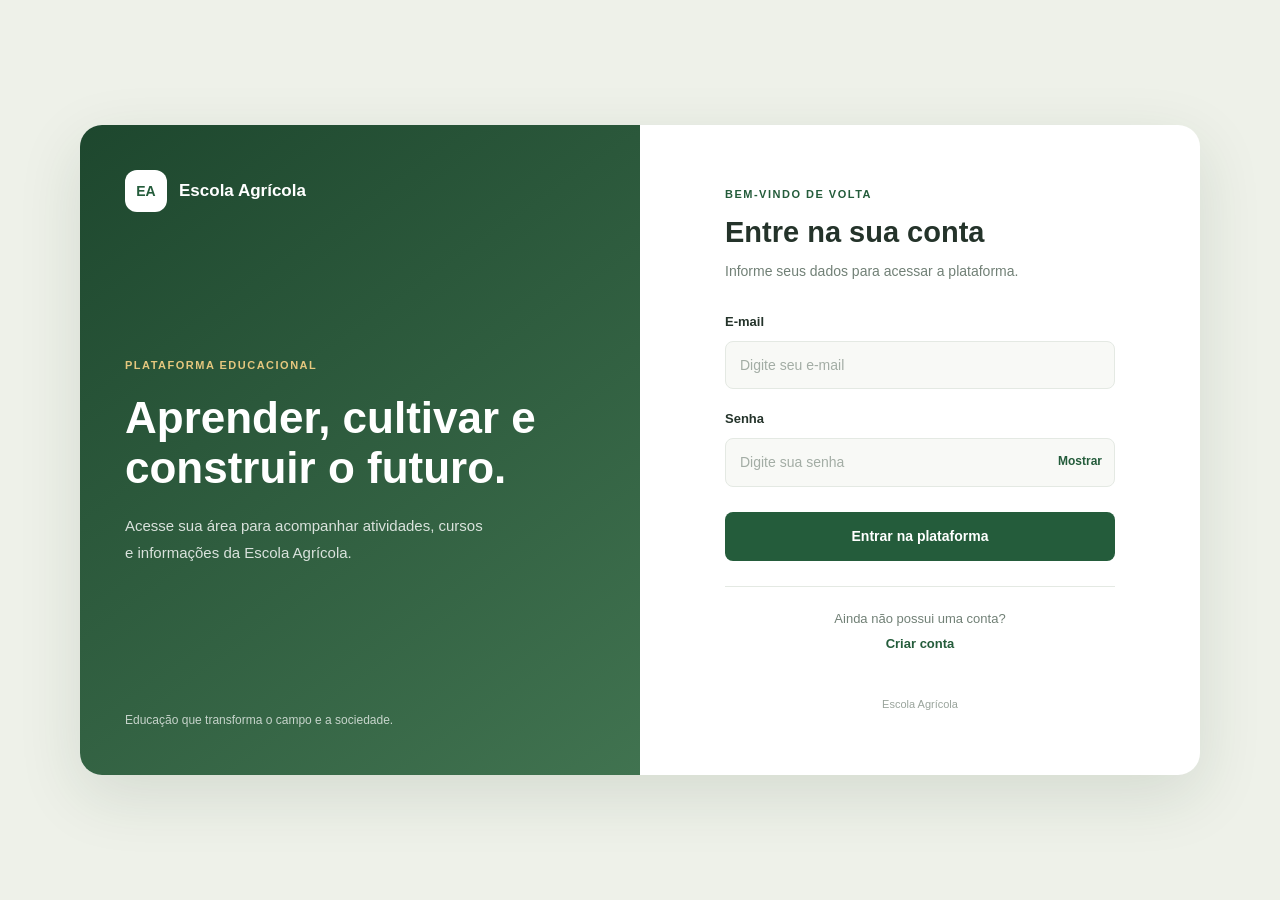
<file: login.html>
<!DOCTYPE html>
<html lang="pt-BR">

<head>
    <meta charset="UTF-8">
    <meta name="viewport" content="width=device-width, initial-scale=1.0">

    <title>Login | Escola Agrícola</title>

    <link rel="stylesheet" href="style.css">

    <!-- Script responsável por mostrar a senha e exibir mensagens -->
    <script src="script.js" defer></script>
</head>

<body class="login-page">

    <main class="login-container">

        <!-- Lado esquerdo: apresentação do sistema -->
        <section class="login-banner">

            <div class="login-brand">
                <span class="brand-icon">EA</span>

                <span class="brand-name">
                    Escola Agrícola
                </span>
            </div>

            <div class="login-banner-content">

                <span class="login-eyebrow">
                    PLATAFORMA EDUCACIONAL
                </span>

                <h1>
                    Aprender, cultivar e construir o futuro.
                </h1>

                <p>
                    Acesse sua área para acompanhar atividades,
                    cursos e informações da Escola Agrícola.
                </p>

            </div>

            <div class="login-banner-footer">
                Educação que transforma o campo e a sociedade.
            </div>

        </section>

        <!-- Lado direito: formulário de login -->
        <section class="login-form-section">

            <div class="login-form-wrapper">

                <div class="login-heading">

                    <span class="login-eyebrow">
                        BEM-VINDO DE VOLTA
                    </span>

                    <h2>Entre na sua conta</h2>

                    <p>
                        Informe seus dados para acessar a plataforma.
                    </p>

                </div>

                <!-- Mensagens de erro e sucesso -->
                <div
                    id="status"
                    class="login-status"
                    role="status"
                    aria-live="polite"
                ></div>

                <!-- Formulário conectado ao login.php -->
                <form action="login.php" method="POST" class="login-form">

                    <input
                        type="hidden"
                        name="action"
                        value="login"
                    >

                    <!-- Campo de e-mail -->
                    <div class="form-group">

                        <label for="email">
                            E-mail
                        </label>

                        <input
                            type="email"
                            id="email"
                            name="email"
                            placeholder="Digite seu e-mail"
                            autocomplete="email"
                            required
                        >

                    </div>

                    <!-- Campo de senha -->
                    <div class="form-group">

                        <label for="password">
                            Senha
                        </label>

                        <div class="password-wrapper">

                            <input
                                type="password"
                                id="password"
                                name="password"
                                placeholder="Digite sua senha"
                                autocomplete="current-password"
                                required
                            >

                            <button
                                type="button"
                                id="toggle-password"
                                class="toggle-password"
                                aria-label="Mostrar senha"
                            >
                                Mostrar
                            </button>

                        </div>

                    </div>

                    <!-- Botão de acesso -->
                    <button
                        type="submit"
                        class="login-button"
                    >
                        Entrar na plataforma
                    </button>

                </form>

                <!-- Link para cadastro -->
                <div class="login-register">

                    <p>
                        Ainda não possui uma conta?
                    </p>

                    <a href="cadastro.php">
                        Criar conta
                    </a>

                </div>

                <div class="login-footer">
                    Escola Agrícola
                </div>

            </div>

        </section>

    </main>

</body>
</html>
</file>
<file: style.css>
/*
|--------------------------------------------------------------------------
| ESCOLA AGRÍCOLA - FOLHA DE ESTILOS PRINCIPAL
|--------------------------------------------------------------------------
| Arquivo responsável pelo visual de:
| - Tela de login
| - Painel do estudante
| - Painel administrativo
| - Cabeçalhos, botões, cartões e componentes gerais
|--------------------------------------------------------------------------
*/

/* ==========================================================
   1. CONFIGURAÇÕES GERAIS
========================================================== */

:root {
    --primary: #245c3b;
    --primary-dark: #19452c;
    --primary-light: #e8f0e9;

    --secondary: #d9a441;

    --background: #f5f6f1;
    --surface: #ffffff;
    --surface-soft: #f8f9f6;

    --text: #24332a;
    --text-secondary: #718076;

    --border: #e4e9e3;

    --success: #267447;
    --success-light: #e6f4eb;

    --danger: #b63838;
    --danger-light: #fceaea;

    --warning: #a56b16;
    --warning-light: #fff3dc;

    --shadow: 0 8px 30px rgba(28, 56, 37, 0.07);

    --radius-small: 8px;
    --radius-medium: 14px;
    --radius-large: 22px;
}

* {
    margin: 0;
    padding: 0;
    box-sizing: border-box;
}

html {
    scroll-behavior: smooth;
}

body {
    font-family: Arial, Helvetica, sans-serif;
    color: var(--text);
    background: var(--background);
    line-height: 1.6;
}

a {
    color: inherit;
    text-decoration: none;
}

button,
input,
textarea,
select {
    font: inherit;
}

button {
    cursor: pointer;
}

img {
    max-width: 100%;
    display: block;
}


/* ==========================================================
   2. ELEMENTOS GERAIS
========================================================== */

.primary-button,
.login-button {
    display: inline-flex;
    align-items: center;
    justify-content: center;

    padding: 13px 22px;

    border: none;
    border-radius: var(--radius-small);

    background: var(--primary);
    color: white;

    font-weight: 700;
    font-size: 14px;

    transition: 0.2s ease;
}

.primary-button:hover,
.login-button:hover {
    background: var(--primary-dark);
    transform: translateY(-2px);
}

.section-link {
    color: var(--primary);
    font-size: 13px;
    font-weight: 700;
}

.section-link:hover {
    text-decoration: underline;
}

.dashboard-eyebrow,
.login-eyebrow {
    display: block;

    color: var(--primary);
    font-size: 11px;
    font-weight: 800;
    letter-spacing: 1.5px;
}

.section-heading {
    display: flex;
    justify-content: space-between;
    align-items: center;
    gap: 20px;
    margin-bottom: 22px;
}

.section-heading h2 {
    margin-top: 5px;
    font-size: 24px;
    font-weight: 700;
}


/* ==========================================================
   3. TELA DE LOGIN
========================================================== */

.login-page {
    min-height: 100vh;

    display: flex;
    align-items: center;
    justify-content: center;

    padding: 30px;

    background: #eef1e9;
}

.login-container {
    width: 100%;
    max-width: 1120px;
    min-height: 650px;

    display: grid;
    grid-template-columns: 1fr 1fr;

    overflow: hidden;

    background: var(--surface);
    border-radius: var(--radius-large);

    box-shadow: 0 20px 65px rgba(27, 57, 37, 0.12);
}

/* Lado esquerdo */

.login-banner {
    position: relative;

    display: flex;
    flex-direction: column;
    justify-content: space-between;

    padding: 45px;

    overflow: hidden;

    color: white;

    background:
        linear-gradient(
            145deg,
            rgba(22, 65, 39, 0.97),
            rgba(44, 100, 61, 0.90)
        ),
        url("https://images.unsplash.com/photo-1500382017468-9049fed747ef?auto=format&fit=crop&w=1200&q=80");

    background-size: cover;
    background-position: center;
}

.login-brand {
    display: flex;
    align-items: center;
    gap: 12px;

    font-size: 17px;
    font-weight: 800;
}

.brand-icon {
    width: 42px;
    height: 42px;

    display: inline-flex;
    align-items: center;
    justify-content: center;

    flex-shrink: 0;

    border-radius: 12px;

    background: var(--secondary);
    color: #243b2b;

    font-size: 14px;
    font-weight: 900;
}

.login-brand .brand-icon {
    background: white;
    color: var(--primary);
}

.login-banner-content {
    position: relative;
    z-index: 1;

    max-width: 420px;
    margin: auto 0;
    padding: 55px 0;
}

.login-banner-content .login-eyebrow {
    color: #e5c77e;
}

.login-banner-content h1 {
    margin: 18px 0;

    font-size: clamp(30px, 4vw, 44px);
    line-height: 1.15;
    font-weight: 800;
}

.login-banner-content p {
    max-width: 370px;

    color: rgba(255, 255, 255, 0.82);
    font-size: 15px;
    line-height: 1.8;
}

.login-banner-footer {
    color: rgba(255, 255, 255, 0.72);
    font-size: 12px;
}

/* Lado direito */

.login-form-section {
    display: flex;
    align-items: center;
    justify-content: center;

    padding: 55px 45px;
}

.login-form-wrapper {
    width: 100%;
    max-width: 390px;
}

.login-heading {
    margin-bottom: 30px;
}

.login-heading .login-eyebrow {
    margin-bottom: 10px;
}

.login-heading h2 {
    color: var(--text);
    font-size: 29px;
    line-height: 1.3;
}

.login-heading p {
    margin-top: 8px;

    color: var(--text-secondary);
    font-size: 14px;
}

/* Formulários */

.login-form,
.form-container {
    display: flex;
    flex-direction: column;
    gap: 20px;
}

.form-group {
    display: flex;
    flex-direction: column;
    gap: 8px;
}

.form-group label {
    color: var(--text);
    font-size: 13px;
    font-weight: 700;
}

.form-group input,
.form-group textarea,
.form-group select {
    width: 100%;
    min-height: 48px;

    padding: 12px 14px;

    border: 1px solid var(--border);
    border-radius: var(--radius-small);

    outline: none;

    background: var(--surface-soft);
    color: var(--text);

    font-size: 14px;

    transition: border 0.2s, box-shadow 0.2s;
}

.form-group input:focus,
.form-group textarea:focus,
.form-group select:focus {
    border-color: var(--primary);

    box-shadow: 0 0 0 3px rgba(36, 92, 59, 0.10);
}

.form-group input::placeholder {
    color: #a3ada5;
}

/* Campo de senha */

.password-wrapper {
    position: relative;
    width: 100%;
}

.password-wrapper input {
    padding-right: 85px;
}

.toggle-password {
    position: absolute;

    top: 50%;
    right: 13px;

    transform: translateY(-50%);

    border: none;
    background: transparent;

    color: var(--primary);

    font-size: 12px;
    font-weight: 700;
}

.toggle-password:hover {
    color: var(--primary-dark);
}

/* Botão de login */

.login-button {
    width: 100%;
    min-height: 49px;

    margin-top: 5px;

    font-size: 14px;
}

/* Mensagens de status */

.login-status {
    display: none;

    margin-bottom: 18px;
    padding: 12px 14px;

    border-radius: var(--radius-small);

    font-size: 13px;
    line-height: 1.5;
}

.login-status.error,
.login-status.success {
    display: block;
}

.login-status.error {
    background: var(--danger-light);
    color: var(--danger);
}

.login-status.success {
    background: var(--success-light);
    color: var(--success);
}

/* Cadastro */

.login-register {
    margin-top: 25px;
    padding-top: 22px;

    border-top: 1px solid var(--border);

    text-align: center;
}

.login-register p {
    color: var(--text-secondary);
    font-size: 13px;
}

.login-register a {
    display: inline-block;
    margin-top: 5px;

    color: var(--primary);
    font-size: 13px;
    font-weight: 800;
}

.login-register a:hover {
    text-decoration: underline;
}

.login-footer {
    margin-top: 40px;

    color: #9aa49c;
    font-size: 11px;
    text-align: center;
}


/* ==========================================================
   4. ESTRUTURA DOS PAINÉIS
========================================================== */

.dashboard-page {
    min-height: 100vh;
    background: var(--background);
}

.dashboard-shell {
    width: 100%;
    max-width: 1440px;

    margin: 0 auto;
    padding: 0 55px;
}

.dashboard-header {
    min-height: 85px;

    display: flex;
    align-items: center;
    justify-content: space-between;

    gap: 30px;

    border-bottom: 1px solid var(--border);
}

.dashboard-brand {
    display: flex;
    align-items: center;
    gap: 11px;

    flex-shrink: 0;
}

.dashboard-brand .brand-name {
    color: var(--primary-dark);
    font-size: 16px;
    font-weight: 800;
}

.dashboard-nav {
    display: flex;
    align-items: center;
    justify-content: center;
    gap: 28px;
}

.dashboard-nav a {
    position: relative;

    padding: 30px 0;

    color: var(--text-secondary);
    font-size: 13px;
    font-weight: 600;

    transition: 0.2s ease;
}

.dashboard-nav a:hover,
.dashboard-nav a.active {
    color: var(--primary);
}

.dashboard-nav a.active::after {
    position: absolute;

    bottom: 0;
    left: 0;

    width: 100%;
    height: 3px;

    border-radius: 3px 3px 0 0;

    background: var(--primary);

    content: "";
}

/* ==========================================================
   5. PERFIL E BOTÃO SAIR
========================================================== */

.profile-actions {
    display: flex;
    flex-direction: row;
    align-items: center;
    justify-content: flex-end;

    flex-wrap: nowrap;
    flex-shrink: 0;

    gap: 12px;
}

.profile-link {
    display: inline-flex;
    flex-direction: row;
    align-items: center;

    gap: 10px;

    min-width: 0;
    white-space: nowrap;
}

.profile-avatar {
    width: 38px;
    height: 38px;

    display: inline-flex;
    align-items: center;
    justify-content: center;

    flex-shrink: 0;

    border-radius: 50%;

    background: var(--primary-light);
    color: var(--primary);

    font-size: 13px;
    font-weight: 800;
}

.profile-name {
    max-width: 145px;

    overflow: hidden;
    text-overflow: ellipsis;
    white-space: nowrap;

    color: var(--text);
    font-size: 13px;
    font-weight: 700;
}

.logout-button {
    display: inline-flex;
    align-items: center;
    justify-content: center;

    flex-shrink: 0;

    min-height: 36px;
    padding: 7px 14px;

    border: 1px solid var(--border);
    border-radius: var(--radius-small);

    background: white;
    color: var(--danger);

    font-size: 12px;
    font-weight: 700;

    transition: 0.2s ease;
}

.logout-button:hover {
    border-color: var(--danger);
    background: var(--danger-light);
}

/* ==========================================================
   6. BOAS-VINDAS DO USUÁRIO
========================================================== */

.dashboard-welcome {
    position: relative;

    display: flex;
    align-items: center;
    justify-content: space-between;

    min-height: 285px;

    margin: 35px 0 45px;
    padding: 45px 55px;

    overflow: hidden;

    border-radius: var(--radius-large);

    background:
        linear-gradient(
            110deg,
            #19482e,
            #326d45
        );

    color: white;
}

.welcome-content {
    position: relative;
    z-index: 1;

    max-width: 580px;
}

.welcome-content .dashboard-eyebrow {
    color: #e3c77d;
}

.welcome-content h1 {
    margin: 13px 0;

    font-size: 36px;
    line-height: 1.2;
}

.welcome-content p {
    max-width: 480px;

    margin-bottom: 23px;

    color: rgba(255, 255, 255, 0.82);
    font-size: 14px;
    line-height: 1.8;
}

.welcome-content .primary-button {
    background: white;
    color: var(--primary);
}

.welcome-content .primary-button:hover {
    background: #f1f4ef;
}

.welcome-decoration {
    display: flex;
    align-items: center;
    justify-content: center;

    width: 210px;
    height: 210px;

    flex-shrink: 0;

    border: 1px solid rgba(255, 255, 255, 0.20);
    border-radius: 50%;

    background: rgba(255, 255, 255, 0.07);
}

.welcome-decoration-icon {
    display: flex;
    align-items: center;
    justify-content: center;

    width: 135px;
    height: 135px;

    border: 2px solid rgba(255, 255, 255, 0.40);
    border-radius: 50%;

    color: white;
    font-size: 35px;
    font-weight: 900;
}


/* ==========================================================
   7. SEÇÕES DO PAINEL
========================================================== */

.dashboard-section {
    margin-bottom: 48px;
}

.dashboard-section > .section-heading {
    margin-bottom: 22px;
}


/* ==========================================================
   8. INDICADORES E CARTÕES
========================================================== */

.stats-grid {
    display: grid;
    grid-template-columns: repeat(3, 1fr);
    gap: 18px;
}

.stat-card {
    min-height: 145px;

    display: flex;
    flex-direction: column;
    justify-content: center;

    padding: 23px;

    border: 1px solid var(--border);
    border-radius: var(--radius-medium);

    background: var(--surface);

    box-shadow: var(--shadow);
}

.stat-label {
    color: var(--text-secondary);
    font-size: 13px;
    font-weight: 600;
}

.stat-value {
    display: block;

    margin: 5px 0;

    color: var(--primary);
    font-size: 31px;
    line-height: 1.3;
}

.stat-description {
    color: #9aa49c;
    font-size: 11px;
}


/* ==========================================================
   9. CARTÕES DE CURSOS
========================================================== */

.courses-grid {
    display: grid;
    grid-template-columns: repeat(2, minmax(0, 1fr));
    gap: 22px;
}

.course-card {
    overflow: hidden;

    border: 1px solid var(--border);
    border-radius: var(--radius-medium);

    background: var(--surface);

    box-shadow: var(--shadow);

    transition: transform 0.2s ease;
}

.course-card:hover {
    transform: translateY(-4px);
}

.course-image {
    min-height: 150px;

    display: flex;
    align-items: flex-end;

    padding: 20px;

    background-size: cover;
    background-position: center;
}

.course-image span {
    padding: 7px 11px;

    border-radius: 5px;

    background: rgba(20, 53, 32, 0.85);
    color: white;

    font-size: 10px;
    font-weight: 800;
    letter-spacing: 1px;
}

.course-image-agro {
    background:
        linear-gradient(
            0deg,
            rgba(0, 0, 0, 0.42),
            transparent
        ),
        url("https://images.unsplash.com/photo-1500382017468-9049fed747ef?auto=format&fit=crop&w=900&q=80");

    background-size: cover;
    background-position: center;
}

.course-image-meio-ambiente {
    background:
        linear-gradient(
            0deg,
            rgba(0, 0, 0, 0.42),
            transparent
        ),
        url("https://images.unsplash.com/photo-1441974231531-c6227db76b6e?auto=format&fit=crop&w=900&q=80");

    background-size: cover;
    background-position: center;
}

.course-content {
    padding: 22px;
}

.course-category {
    color: var(--primary);
    font-size: 10px;
    font-weight: 800;
    letter-spacing: 1px;
}

.course-content h3 {
    margin: 8px 0;

    color: var(--text);
    font-size: 18px;
}

.course-content p {
    min-height: 45px;

    color: var(--text-secondary);
    font-size: 12px;
    line-height: 1.7;
}

.course-progress-info {
    display: flex;
    justify-content: space-between;

    margin-top: 20px;
    margin-bottom: 8px;

    color: var(--text-secondary);
    font-size: 12px;
}

.course-progress-info strong {
    color: var(--primary);
}

.progress-bar {
    width: 100%;
    height: 7px;

    overflow: hidden;

    border-radius: 20px;

    background: #e9eee8;
}

.progress-bar span {
    display: block;
    height: 100%;

    border-radius: 20px;

    background: var(--primary);
}


/* ==========================================================
   10. LISTA DE ATIVIDADES
========================================================== */

.activity-list {
    display: flex;
    flex-direction: column;

    border: 1px solid var(--border);
    border-radius: var(--radius-medium);

    overflow: hidden;

    background: var(--surface);
}

.activity-item {
    display: flex;
    align-items: center;

    gap: 16px;

    min-height: 90px;
    padding: 18px 22px;

    border-bottom: 1px solid var(--border);
}

.activity-item:last-child {
    border-bottom: none;
}

.activity-icon {
    width: 42px;
    height: 42px;

    display: flex;
    align-items: center;
    justify-content: center;

    flex-shrink: 0;

    border-radius: 12px;

    background: var(--primary-light);
    color: var(--primary);

    font-size: 12px;
    font-weight: 800;
}

.activity-info {
    flex: 1;
    min-width: 0;
}

.activity-info h3 {
    color: var(--text);
    font-size: 14px;
}

.activity-info p {
    margin-top: 3px;

    color: var(--text-secondary);
    font-size: 12px;
}

.activity-status {
    flex-shrink: 0;

    padding: 6px 10px;

    border-radius: 20px;

    font-size: 10px;
    font-weight: 800;
}

.activity-status.pending {
    background: var(--warning-light);
    color: var(--warning);
}

.activity-status.completed {
    background: var(--success-light);
    color: var(--success);
}


/* ==========================================================
   11. PAINEL ADMINISTRATIVO
========================================================== */

.admin-page {
    background: #f3f5f0;
}

/* Cabeçalho administrativo */

.admin-page .dashboard-header {
    gap: 22px;
}

.admin-page .dashboard-nav {
    gap: 22px;
}

/* Compatibilidade com o cabeçalho do admin */

.admin-header-profile {
    display: flex;
    flex-direction: row;
    align-items: center;
    justify-content: flex-end;

    flex-wrap: nowrap;
    flex-shrink: 0;

    width: auto;
    gap: 14px;
}

.admin-header-profile .profile-link {
    display: inline-flex;
    flex-direction: row;
    align-items: center;

    flex-wrap: nowrap;
    white-space: nowrap;
}

.admin-header-profile .profile-avatar {
    display: inline-flex;
    align-items: center;
    justify-content: center;

    flex-shrink: 0;
}

.admin-header-profile .profile-name {
    white-space: nowrap;
}

.admin-header-profile .logout-button {
    display: inline-flex;
    align-items: center;
    justify-content: center;

    flex-shrink: 0;
}

/* Caso o admin utilize profile-actions */

.admin-page .profile-actions {
    flex-wrap: nowrap;
}

/* Banner administrativo */

.admin-page .dashboard-welcome {
    min-height: 310px;

    background:
        linear-gradient(
            100deg,
            rgba(20, 65, 39, 0.96),
            rgba(38, 93, 54, 0.78)
        ),
        url("https://images.unsplash.com/photo-1500382017468-9049fed747ef?auto=format&fit=crop&w=1400&q=80");

    background-size: cover;
    background-position: center;
}

.admin-page .welcome-content h1 {
    max-width: 650px;
}

/* Indicadores administrativos */

.admin-page .stats-grid {
    grid-template-columns: repeat(4, minmax(0, 1fr));
}

.admin-page .stat-card {
    min-height: 150px;
}

/* Seções administrativas */

.admin-content-section {
    margin-bottom: 45px;
}

/* Tabelas */

.admin-table-wrapper {
    width: 100%;
    overflow-x: auto;

    border: 1px solid var(--border);
    border-radius: var(--radius-medium);

    background: white;
}

.admin-table {
    width: 100%;
    border-collapse: collapse;

    text-align: left;
}

.admin-table th,
.admin-table td {
    padding: 15px 18px;

    border-bottom: 1px solid var(--border);

    font-size: 12px;
}

.admin-table th {
    background: var(--surface-soft);

    color: var(--text-secondary);
    font-weight: 800;
}

.admin-table td {
    color: var(--text);
}

.admin-table tr:last-child td {
    border-bottom: none;
}

/* Status administrativo */

.admin-status {
    display: inline-block;

    padding: 5px 10px;

    border-radius: 20px;

    font-size: 10px;
    font-weight: 800;
}

.admin-status.active {
    background: var(--success-light);
    color: var(--success);
}

.admin-status.pending {
    background: var(--warning-light);
    color: var(--warning);
}


/* ==========================================================
   12. RODAPÉ
========================================================== */

.dashboard-footer {
    display: flex;
    align-items: center;
    justify-content: space-between;

    gap: 15px;

    padding: 25px 0;
    margin-top: 30px;

    border-top: 1px solid var(--border);

    color: var(--text-secondary);
    font-size: 12px;
}

.dashboard-footer p {
    color: var(--primary);
    font-weight: 800;
}


/* ==========================================================
   13. RESPONSIVIDADE - TABLETS
========================================================== */

@media (max-width: 1100px) {

    .dashboard-shell {
        padding: 0 30px;
    }

    .dashboard-header {
        flex-wrap: wrap;
        justify-content: space-between;

        padding: 15px 0;
        gap: 15px;
    }

    .dashboard-nav {
        order: 3;

        width: 100%;

        justify-content: flex-start;
        gap: 25px;
    }

    .dashboard-nav a {
        padding: 10px 0;
    }

    .dashboard-nav a.active::after {
        bottom: -2px;
    }

    .admin-page .stats-grid {
        grid-template-columns: repeat(2, minmax(0, 1fr));
    }

    .welcome-decoration {
        width: 160px;
        height: 160px;
    }

    .welcome-decoration-icon {
        width: 105px;
        height: 105px;
    }

}


/* ==========================================================
   14. RESPONSIVIDADE - CELULARES
========================================================== */

@media (max-width: 700px) {

    /* Login */

    .login-page {
        padding: 15px;
        align-items: flex-start;
    }

    .login-container {
        grid-template-columns: 1fr;
        max-width: 480px;
    }

    .login-banner {
        min-height: 230px;
        padding: 25px;
    }

    .login-banner-content {
        padding: 35px 0 15px;
    }

    .login-banner-content h1 {
        font-size: 27px;
    }

    .login-banner-content p {
        font-size: 13px;
    }

    .login-banner-footer {
        font-size: 10px;
    }

    .login-form-section {
        padding: 35px 25px;
    }

    .login-heading h2 {
        font-size: 25px;
    }

    /* Painéis */

    .dashboard-shell {
        padding: 0 18px;
    }

    .dashboard-header {
        min-height: auto;
        gap: 12px;
    }

    .dashboard-brand .brand-name {
        font-size: 14px;
    }

    .dashboard-nav {
        overflow-x: auto;
        gap: 22px;
    }

    .dashboard-nav a {
        flex-shrink: 0;
        font-size: 12px;
    }

    .profile-actions {
        gap: 8px;
    }

    .profile-name {
        display: none;
    }

    .profile-avatar {
        width: 34px;
        height: 34px;
    }

    .logout-button {
        min-height: 33px;
        padding: 6px 10px;
    }

    .dashboard-welcome {
        min-height: 260px;

        margin: 22px 0 32px;
        padding: 28px 24px;
    }

    .welcome-content h1 {
        font-size: 28px;
    }

    .welcome-content p {
        font-size: 12px;
    }

    .welcome-decoration {
        display: none;
    }

    .section-heading h2 {
        font-size: 21px;
    }

    .stats-grid,
    .admin-page .stats-grid {
        grid-template-columns: repeat(2, minmax(0, 1fr));
        gap: 12px;
    }

    .stat-card {
        min-height: 125px;
        padding: 16px;
    }

    .stat-value {
        font-size: 26px;
    }

    .stat-label {
        font-size: 11px;
    }

    .stat-description {
        font-size: 10px;
    }

    .courses-grid {
        grid-template-columns: 1fr;
        gap: 16px;
    }

    .course-image {
        min-height: 135px;
    }

    .activity-item {
        flex-wrap: wrap;
        padding: 15px;
        gap: 12px;
    }

    .activity-info h3 {
        font-size: 12px;
    }

    .activity-info p {
        font-size: 11px;
    }

    .activity-status {
        margin-left: 54px;
    }

    .dashboard-footer {
        flex-direction: column;
        align-items: flex-start;
        gap: 5px;
    }

}


/* ==========================================================
   15. RESPONSIVIDADE - TELAS PEQUENAS
========================================================== */

@media (max-width: 400px) {

    .login-page {
        padding: 8px;
    }

    .login-form-section {
        padding: 28px 18px;
    }

    .dashboard-shell {
        padding: 0 12px;
    }

    .dashboard-brand .brand-name {
        font-size: 12px;
    }

    .dashboard-nav {
        gap: 16px;
    }

    .dashboard-nav a {
        font-size: 11px;
    }

    .dashboard-welcome {
        padding: 24px 18px;
    }

    .welcome-content h1 {
        font-size: 24px;
    }

    .stats-grid,
    .admin-page .stats-grid {
        grid-template-columns: 1fr;
    }

}
</file>
